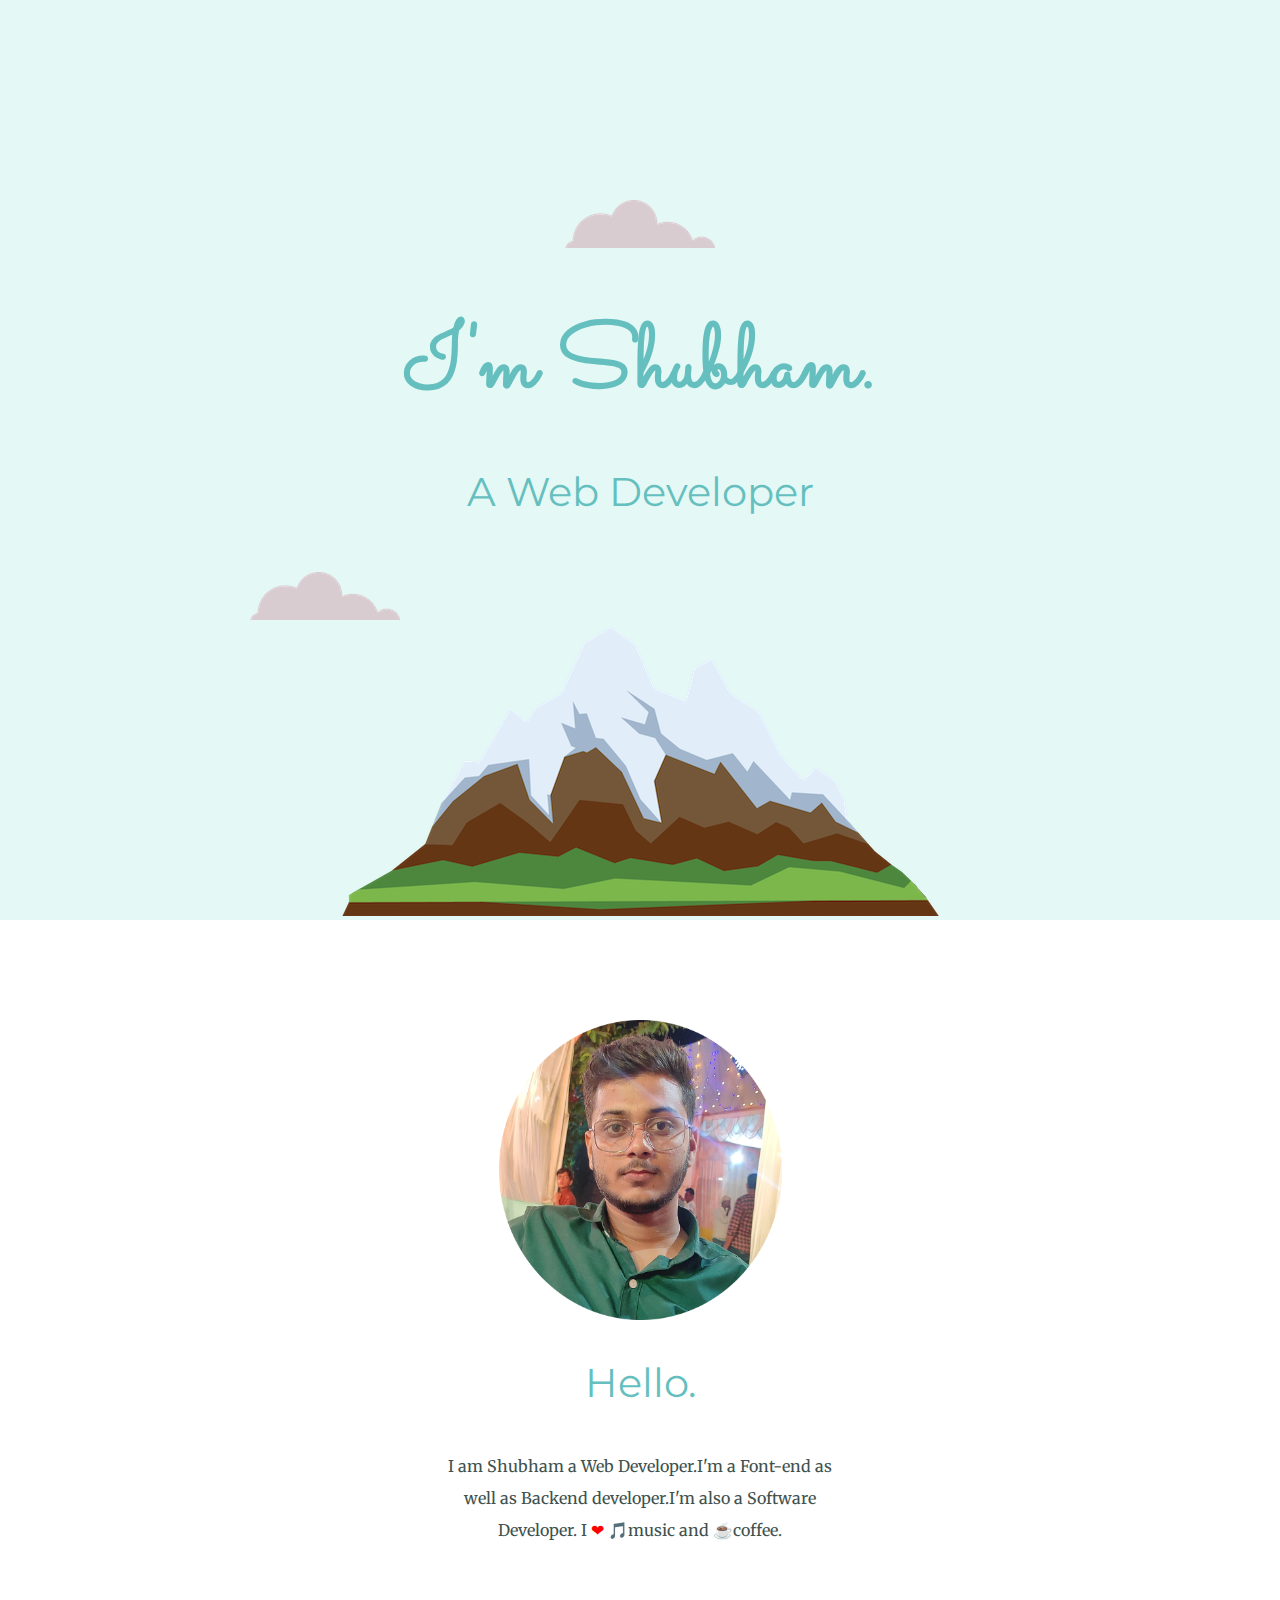
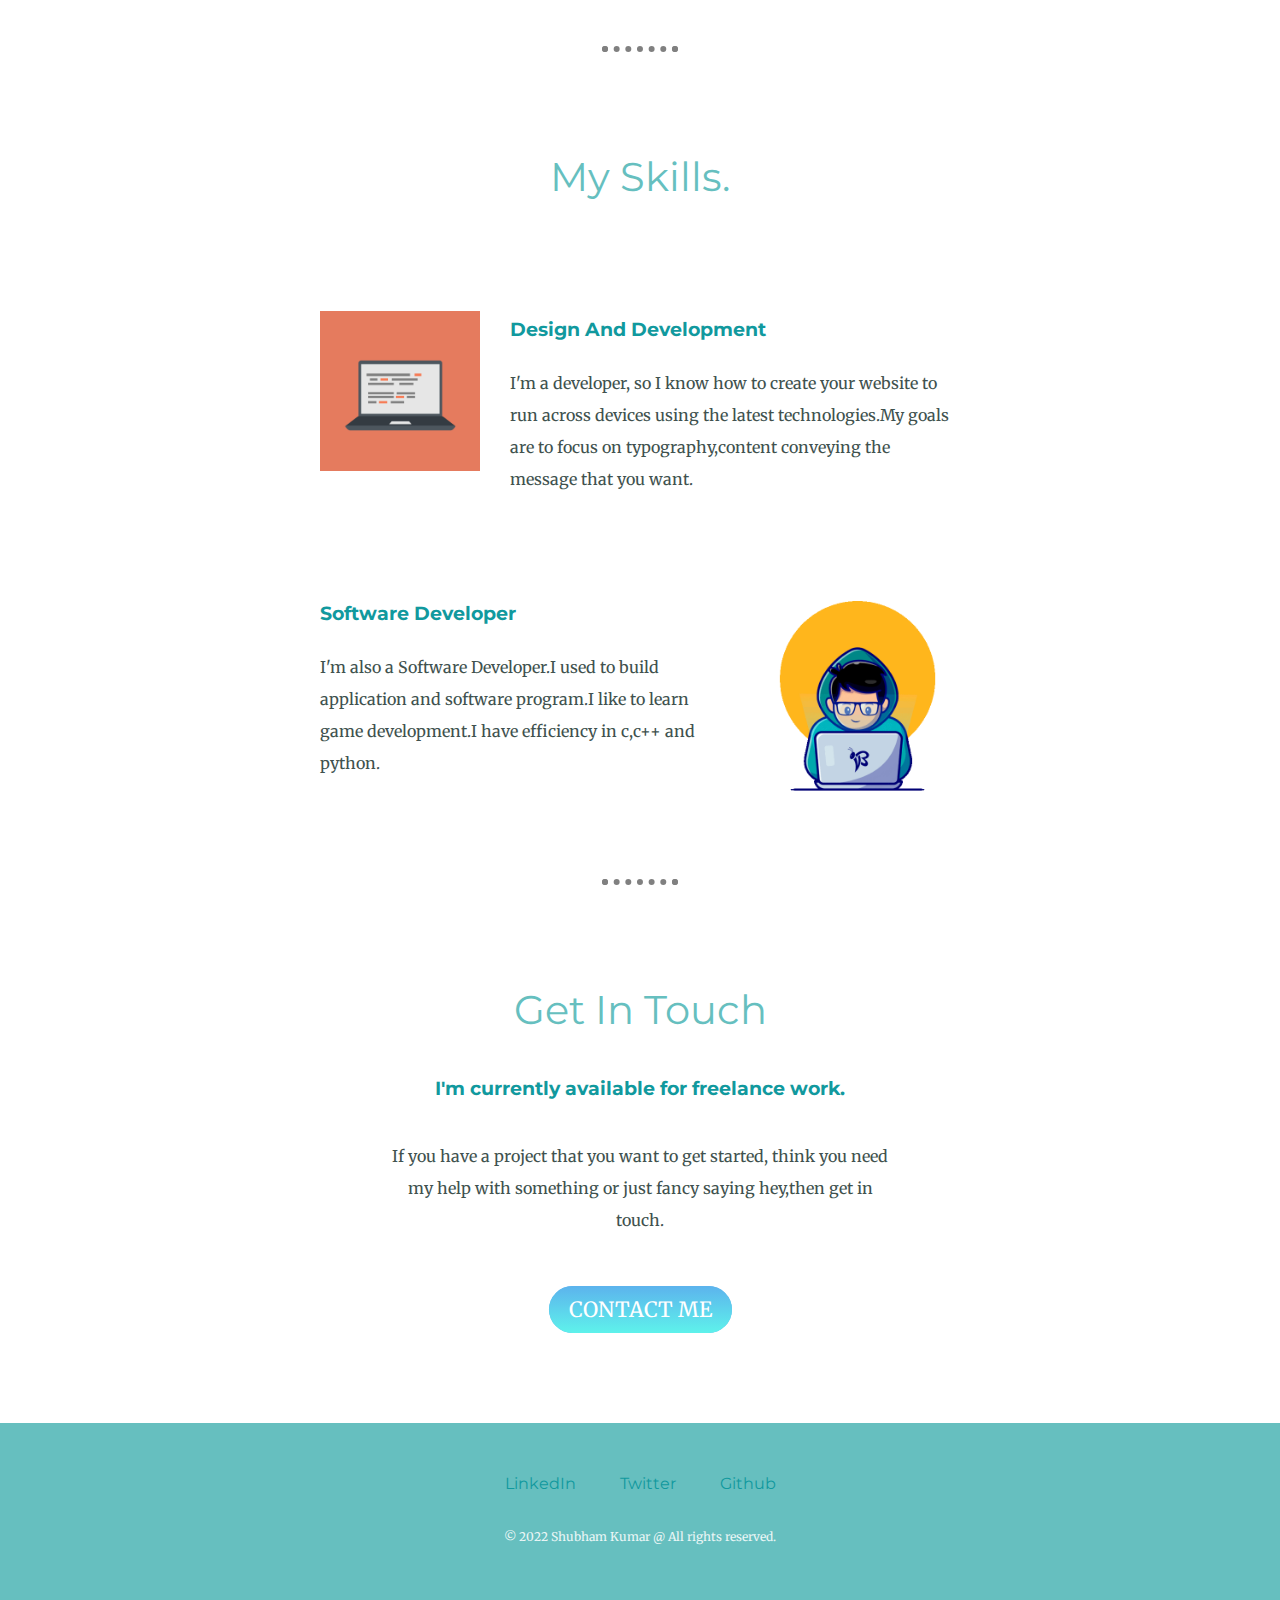
<file: index.html>
<!DOCTYPE html>
<html lang="en">
<head>
    <meta charset="UTF-8">
    <meta http-equiv="X-UA-Compatible" content="IE=edge">
    <meta name="viewport" content="width=device-width, initial-scale=1.0">
    <title>Shubham Kumar</title>
    <link rel="stylesheet" type="text/css" href="css/styles.css">
    <link rel="icon" href="favicon.ico">
    <link rel="preconnect" href="https://fonts.googleapis.com">
    <link rel="preconnect" href="https://fonts.gstatic.com" crossorigin>
    <link href="https://fonts.googleapis.com/css2?family=Merriweather:ital@1&family=Montserrat&family=Sacramento&display=swap" rel="stylesheet">
</head>
<body>
    <div class="top-container">
      <img class="top-container" alt="cloud-img" src="images/cloud.png">
      <h1>I'm Shubham.</h1>
      <h2>A Web Developer</h2>
      <img class="bottom-cloud" alt="cloud-img" src="images/cloud.png">
      <img src="images/mountain.png" alt="mountain-img">
    </div>

     
    <div class="middle-container">
        <div class="profile">
          <img class="profilepic" src="images/profile.png"  alt="">
          <h2>Hello.</h2>
          <p class="intro">I am  Shubham a Web Developer.I'm a Font-end as well as Backend developer.I'm also a Software Developer. I <span class="love-emoji">❤</span> <span class="music-emoji">🎵</span>music and <span class="coffee-emoji">☕</span>coffee.</p>
         </div>
        <hr>
        <div class="skills">
          <h2>My Skills.</h2>
          <div class="skill-row">
            <img class="computer-img" src="images/computer.png" alt="">
            <h3>Design And Development</h3>
            <p>I'm a developer, so I know how to create your website to run across devices using the latest technologies.My goals are to focus on typography,content conveying the message that you want.</p>
          </div>
          <div class="skill-row">
            <img class="giphy-img" src="images/giphy.gif" alt="">
            <h3>Software Developer</h3>
            <p>I'm also a Software Developer.I used to build application and software program.I like to learn game development.I have efficiency in c,c++ and python.</p>
          </div>
        </div>
        <hr>
        <div class="contact-me">
          <h2>Get In Touch</h2>
          <h3>I'm currently available for freelance work.</h3>
          <p class="contact-message">If you have a project that you want to get started, think you need my help with something or just fancy saying hey,then get in touch.</p>
          <a class="btn" href="contactus.html">CONTACT ME</a>
        </div>
      </div>
      
      
      <div class="bottom-container">
        <a class="footer-link" href="https://www.linkedin.com/in/shubham-rajput-7a8b9224a">LinkedIn</a>
        <a class="footer-link" href="https://twitter.com/Shubhamkr283?t=EQBVKKU7_0S6T7GRWW68xA&s=09">Twitter</a>
        <a class="footer-link" href="https://github.com/shubhgh123">Github</a>
        <p class="copyright">© 2022 Shubham Kumar @ All rights reserved.</p>
      </div>
      
    
</body>
</html>
</file>
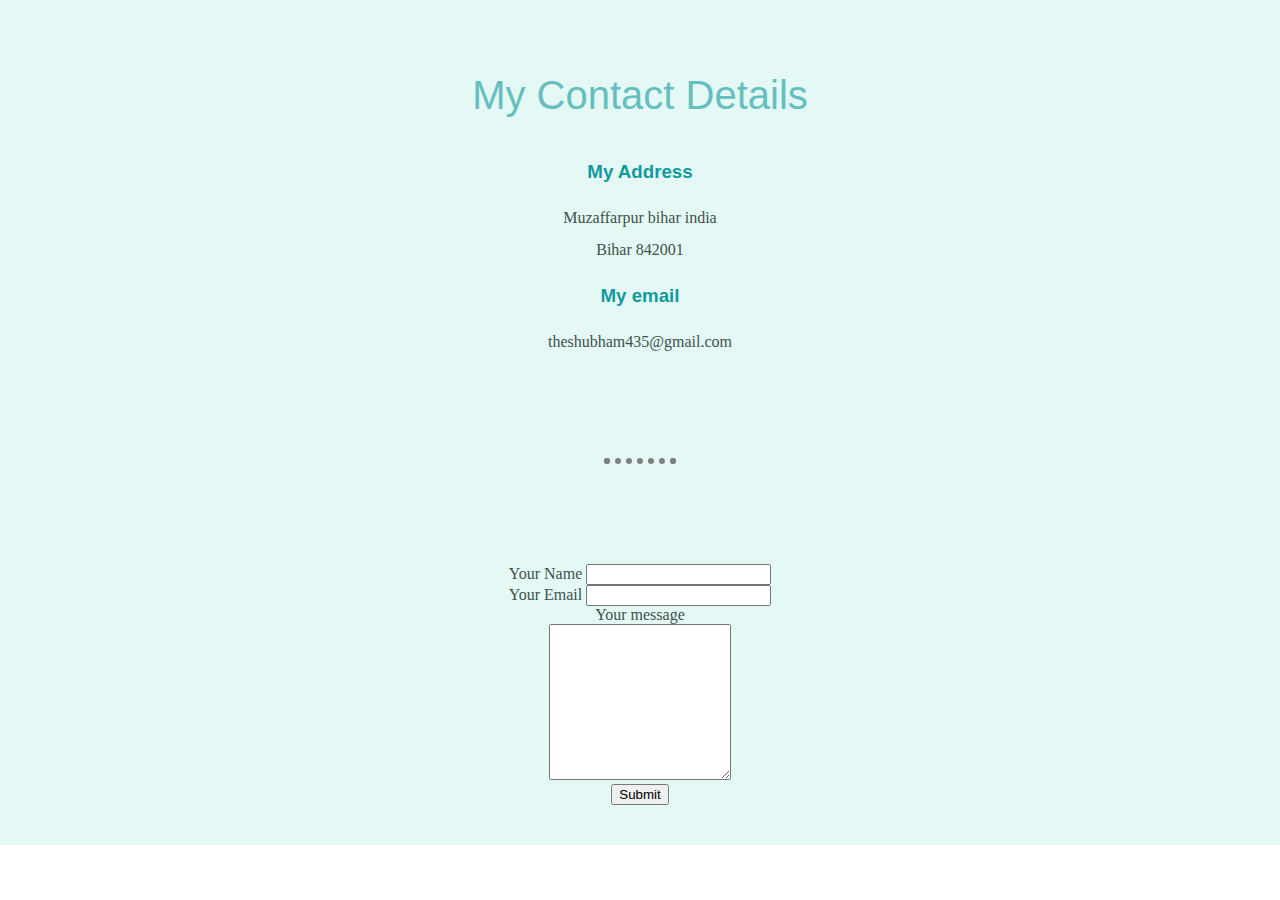
<file: contactus.html>
<!DOCTYPE html>
<html lang="en">
<head>
    <meta charset="UTF-8">
    <meta http-equiv="X-UA-Compatible" content="IE=edge">
    <meta name="viewport" content="width=device-width, initial-scale=1.0">
    <title>Contact me</title>
    <link rel="stylesheet" type="text/css" href="css/styles.css">
</head>
<body>
    <div class="form">
        <h2>My Contact Details</h2>
        <h3>My Address</h3>
        <p>Muzaffarpur bihar india <br>Bihar 842001</p>
        <h3>My email</h3>
        <p>theshubham435@gmail.com</p>  
        <hr>
        <form  action="mailto:skmuz005@gmail.com" method="post" enctype="text/plain">
            <label> Your Name</label>
            <input type="text" name="your name" value=""><br>
            <label> Your Email</label>
            <input type="email" name="your email"><br>
            <label>Your message</label><br>
            <textarea name="your message" rows="10" column="30"></textarea><br>
            <input type="submit">
        </form>
    </div>
  
   </body>
</html>
</file>
<file: css/styles.css>
body{
    margin:0;
    text-align: center;
    font-family: 'Merriweather', serif;
    color: #40514E;
}
h1{
    margin: 50px auto 0 auto;
    font-family: 'Sacramento', cursive;
    font-size: 5.625rem;
    color: #66BFBF;
}
h2{
    font-family: 'Montserrat', sans-serif;
    font-size:2.5rem;
    color: #66BFBF;
    font-weight: normal;
    padding-bottom: 10px
}
h3{
    font-family: 'Montserrat', sans-serif;
    color: #11999E;
}
a{
    color: #11999E;
    font-family: 'Montserrat', sans-serif;
    margin: 10px 20px;
    text-decoration: none;
}
a:hover{
    color: #EAF6F6;
}

p{
    line-height: 2;
}
hr{
    border: dotted grey 6px;
    border-bottom: none;
    width: 5%;
    margin: 100px auto;
}
.top-container{
    background-color:#E4F9F5;
    position: relative;
    padding-top: 100px;
    overflow: auto;
}
.middle-container{
    margin:100px 0 ;
}
.bottom-container{
   background-color:#66BFBF;
   padding: 50px 0 20px;
}
.top-cloud{
    position: absolute;
    right: 300px;
    top: 40px;
}
.bottom-cloud{
    position: absolute;
    left: 250px;
    bottom: 300px;
}
.profilepic{
   height: 300px;
   width: 283px;
   
}
.skill-row{
    width: 50%;
    margin:100px auto 100px auto;
    text-align: left;
    line-height: 2;
}
.computer-img{
    width: 25%;
    float: left;
    margin-right: 30px;
}
.giphy-img{
    width: 32%;
    float: right;
    margin-left: 30px;
}
.intro{
    width: 30%;
    margin: auto;
    
}
.contact-message{
    width:40%;
    margin: 40px auto 60px;
}
.copyright{
    color: #EAF6F6;
    font-size: 0.75rem;
    padding: 20px 0;
}
.form{
    background-color: #E4F9F5;
    padding: 2.5rem;
}
.btn {
    background: #5cb3ed;
    background-image: -webkit-linear-gradient(top, #5cb3ed, #5ef2eb);
    background-image: -moz-linear-gradient(top, #5cb3ed, #5ef2eb);
    background-image: -ms-linear-gradient(top, #5cb3ed, #5ef2eb);
    background-image: -o-linear-gradient(top, #5cb3ed, #5ef2eb);
    background-image: linear-gradient(to bottom, #5cb3ed, #5ef2eb);
    -webkit-border-radius: 29;
    -moz-border-radius: 29;
    border-radius: 29px;
    font-family: 'Merriweather', serif;
    color: #ffffff;
    font-size: 21px;
    padding: 10px 20px 10px 20px;
    text-decoration: none;
  }
  
  .btn:hover {
    background: #47ede7;
    background-image: -webkit-linear-gradient(top, #47ede7, #34d98f);
    background-image: -moz-linear-gradient(top, #47ede7, #34d98f);
    background-image: -ms-linear-gradient(top, #47ede7, #34d98f);
    background-image: -o-linear-gradient(top, #47ede7, #34d98f);
    background-image: linear-gradient(to bottom, #47ede7, #34d98f);
    text-decoration: none;
  }
  .love-emoji{
    color: red;
    font-size: 1rem;
  }
  .music-emoji{
    color: blue;
    font-size: 1rem;
  }
  .coffee-emoji{
    color: brown;
    font-size: 1rem;
  }
</file>
